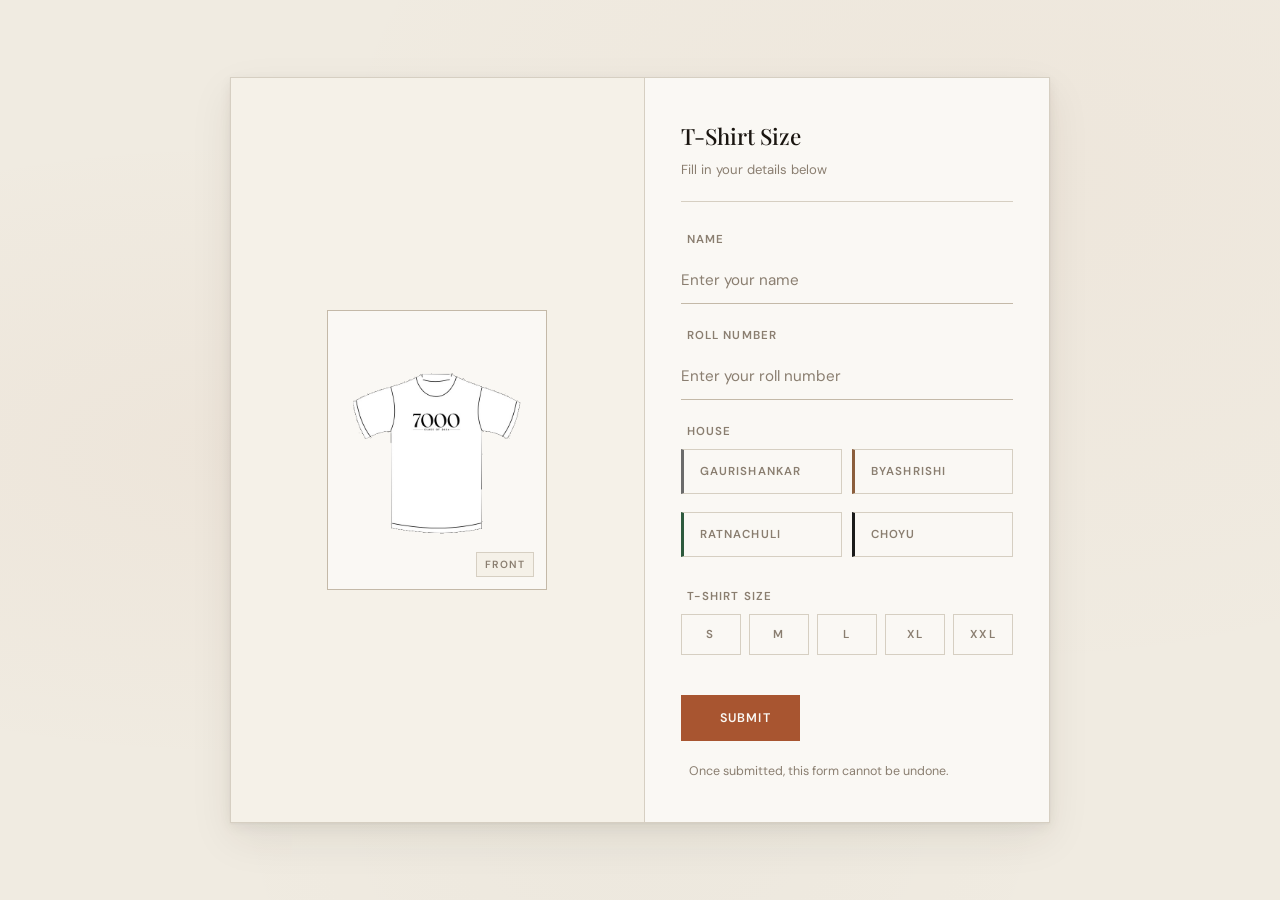
<file: index.html>
<!DOCTYPE html>
<html lang="en">
<head>
    <meta charset="UTF-8">
    <meta name="viewport" content="width=device-width, initial-scale=1.0">
    <title>T-Shirt Size Collection</title>
    <script src="https://zenithkandel.com.np/fontawesome/zenith-icons.js"></script>
    <link rel="stylesheet" href="styles.css">
</head>
<body class="form-page">
    <div class="form-wrapper">
        <div class="form-split">
            <div class="form-visual">
                <div class="tshirt-flip-card" id="flipCard">
                    <div class="flip-inner">
                        <div class="flip-front">
                            <img src="images/tshirt-front.png" alt="T-Shirt Front">
                            <span class="flip-label">Front</span>
                        </div>
                        <div class="flip-back">
                            <img src="images/tshirt-back.png" alt="T-Shirt Back">
                            <span class="flip-label">Back</span>
                        </div>
                    </div>
                </div>
            </div>

            <div class="form-content">
                <div class="form-header">
                    <h1>T-Shirt Size</h1>
                    <p>Fill in your details below</p>
                </div>

                <form id="tshirtForm">
                    <div class="form-group">
                        <label for="name"><i class="fa-sharp fa-thin fa-user"></i> Name</label>
                        <input type="text" id="name" class="form-input" placeholder="Enter your name" required autocomplete="name">
                    </div>

                    <div class="form-group">
                        <label for="rollNumber"><i class="fa-sharp fa-thin fa-hashtag"></i> Roll Number</label>
                        <input type="text" id="rollNumber" class="form-input" placeholder="Enter your roll number" required>
                    </div>

                    <div class="form-group">
                        <label><i class="fa-sharp fa-thin fa-house"></i> House</label>
                        <div class="chip-group" id="houseGroup">
                            <label class="chip" data-value="Gaurishankar" style="--chip-color: #6b6b6b">
                                <input type="radio" name="house" value="Gaurishankar" required>
                                <span>Gaurishankar</span>
                            </label>
                            <label class="chip" data-value="Byashrishi" style="--chip-color: #8b5e3c">
                                <input type="radio" name="house" value="Byashrishi">
                                <span>Byashrishi</span>
                            </label>
                            <label class="chip" data-value="Ratnachuli" style="--chip-color: #2d5a3d">
                                <input type="radio" name="house" value="Ratnachuli">
                                <span>Ratnachuli</span>
                            </label>
                            <label class="chip" data-value="Choyu" style="--chip-color: #1a1a1a">
                                <input type="radio" name="house" value="Choyu">
                                <span>Choyu</span>
                            </label>
                        </div>
                    </div>

                    <div class="form-group">
                        <label><i class="fa-sharp fa-thin fa-ruler"></i> T-Shirt Size</label>
                        <div class="chip-group" id="sizeGroup">
                            <label class="chip chip-size" style="--chip-color: var(--accent)">
                                <input type="radio" name="size" value="S" required>
                                <span>S</span>
                            </label>
                            <label class="chip chip-size" style="--chip-color: var(--accent)">
                                <input type="radio" name="size" value="M">
                                <span>M</span>
                            </label>
                            <label class="chip chip-size" style="--chip-color: var(--accent)">
                                <input type="radio" name="size" value="L">
                                <span>L</span>
                            </label>
                            <label class="chip chip-size" style="--chip-color: var(--accent)">
                                <input type="radio" name="size" value="XL">
                                <span>XL</span>
                            </label>
                            <label class="chip chip-size" style="--chip-color: var(--accent)">
                                <input type="radio" name="size" value="XXL">
                                <span>XXL</span>
                            </label>
                        </div>
                    </div>

                    <div class="form-actions">
                        <button type="submit" class="btn-primary" id="submitBtn">
                            <i class="fa-sharp fa-thin fa-paper-plane"></i>
                            Submit
                        </button>
                    </div>

                    <p class="form-note">
                        <i class="fa-sharp fa-thin fa-circle-info"></i>
                        Once submitted, this form cannot be undone.
                    </p>
                </form>

                <div id="successPanel" class="success-panel hidden">
                    <div class="success-icon">
                        <i class="fa-sharp fa-thin fa-check"></i>
                    </div>
                    <h2>Submitted</h2>
                    <p>Your t-shirt size has been recorded successfully.</p>
                    <button onclick="resetForm()" class="btn-secondary">
                        <i class="fa-sharp fa-thin fa-arrow-rotate-left"></i>
                        Submit Another
                    </button>
                </div>
            </div>
        </div>
    </div>

    <div id="errorToast" class="error-toast hidden">
        <i class="fa-sharp fa-thin fa-circle-xmark"></i>
        <span id="errorText"></span>
    </div>

    <script>
        const form = document.getElementById('tshirtForm');
        const submitBtn = document.getElementById('submitBtn');
        const successPanel = document.getElementById('successPanel');
        const errorToast = document.getElementById('errorToast');
        const errorText = document.getElementById('errorText');
        const flipCard = document.getElementById('flipCard');

        // Chip selection
        document.querySelectorAll('.chip').forEach(chip => {
            chip.addEventListener('click', () => {
                const group = chip.closest('.chip-group');
                group.querySelectorAll('.chip').forEach(c => c.classList.remove('active'));
                chip.classList.add('active');
                chip.querySelector('input').checked = true;
            });
        });

        // Flip on hover
        flipCard.addEventListener('mouseenter', () => {
            flipCard.classList.add('flipped');
        });

        flipCard.addEventListener('mouseleave', () => {
            flipCard.classList.remove('flipped');
        });

        form.addEventListener('submit', async (e) => {
            e.preventDefault();
            hideError();

            const formData = {
                name: document.getElementById('name').value.trim(),
                rollNumber: document.getElementById('rollNumber').value.trim(),
                house: document.querySelector('input[name="house"]:checked')?.value || '',
                size: document.querySelector('input[name="size"]:checked')?.value || ''
            };

            submitBtn.disabled = true;
            submitBtn.innerHTML = '<i class="fa-sharp fa-thin fa-spinner fa-spin"></i> Submitting...';

            try {
                const response = await fetch('submit.php', {
                    method: 'POST',
                    headers: { 'Content-Type': 'application/json' },
                    body: JSON.stringify(formData)
                });

                const result = await response.json();

                if (result.success) {
                    form.classList.add('hidden');
                    successPanel.classList.remove('hidden');
                } else {
                    showError(result.message || 'Something went wrong. Please try again.');
                }
            } catch (err) {
                showError('Network error. Please check your connection and try again.');
            } finally {
                submitBtn.disabled = false;
                submitBtn.innerHTML = '<i class="fa-sharp fa-thin fa-paper-plane"></i> Submit';
            }
        });

        function showError(msg) {
            errorText.textContent = msg;
            errorToast.classList.remove('hidden');
            setTimeout(hideError, 5000);
        }

        function hideError() {
            errorToast.classList.add('hidden');
        }

        function resetForm() {
            form.reset();
            document.querySelectorAll('.chip').forEach(c => c.classList.remove('active'));
            form.classList.remove('hidden');
            successPanel.classList.add('hidden');
            hideError();
        }
    </script>
</body>
</html>
</file>
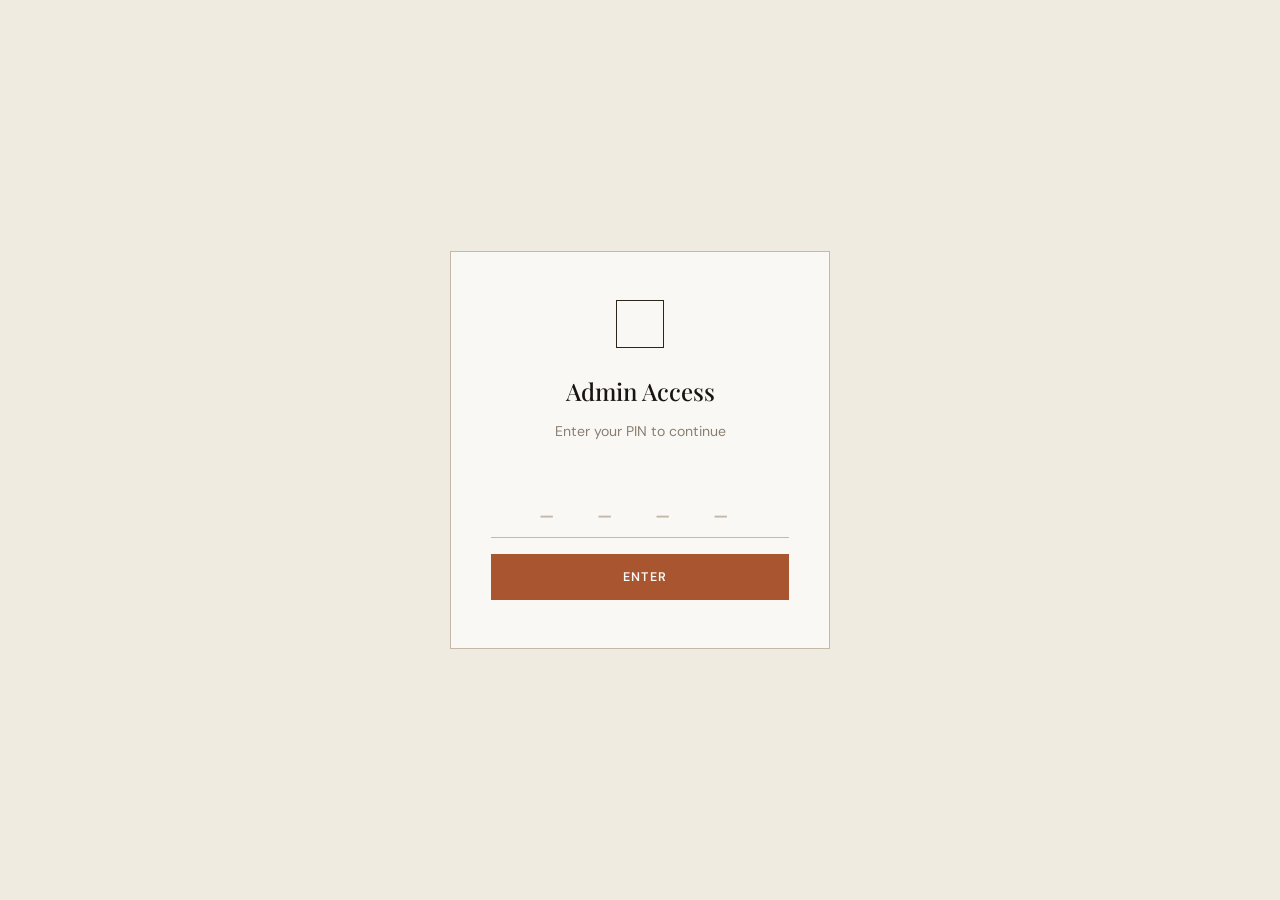
<file: admin/index.html>
<!DOCTYPE html>
<html lang="en">
<head>
    <meta charset="UTF-8">
    <meta name="viewport" content="width=device-width, initial-scale=1.0">
    <title>Admin Panel — T-Shirt Collection</title>
    <script src="https://zenithkandel.com.np/fontawesome/zenith-icons.js"></script>
    <link rel="stylesheet" href="../styles.css">
</head>
<body>

    <!-- PIN Screen -->
    <div id="pinScreen" class="pin-screen">
        <div class="pin-card">
            <div class="pin-icon">
                <i class="fa-sharp fa-thin fa-lock"></i>
            </div>
            <h2>Admin Access</h2>
            <p>Enter your PIN to continue</p>
            <form id="pinForm" class="pin-form">
                <input type="password" id="pinInput" maxlength="4" placeholder="_ _ _ _" inputmode="numeric" pattern="[0-9]*" autocomplete="off" required>
                <button type="submit" class="btn-primary">
                    <i class="fa-sharp fa-thin fa-arrow-right-to-bracket"></i>
                    Enter
                </button>
            </form>
            <p id="pinError" class="pin-error hidden">Invalid PIN. Try again.</p>
        </div>
    </div>

    <!-- Admin Dashboard -->
    <div id="adminDashboard" class="admin-dashboard hidden">
        <header class="admin-header">
            <div class="header-left">
                <div class="logo-mark">
                    <i class="fa-sharp fa-thin fa-shirt"></i>
                </div>
                <h1>Admin Panel</h1>
            </div>
            <div class="header-right">
                <button onclick="refreshData()" class="header-btn" title="Refresh data">
                    <i class="fa-sharp fa-thin fa-arrows-rotate"></i>
                </button>
                <button onclick="exportCSV()" class="header-btn" title="Export as CSV">
                    <i class="fa-sharp fa-thin fa-download"></i>
                </button>
                <div class="header-divider"></div>
                <button onclick="logout()" class="header-btn logout" title="Logout">
                    <i class="fa-sharp fa-thin fa-right-from-bracket"></i>
                </button>
            </div>
        </header>

        <div class="dashboard-content">

            <!-- Stats -->
            <div class="section-header">
                <h3>Overview</h3>
            </div>
            <div class="stats-row">
                <div class="stat-cell">
                    <div class="stat-icon"><i class="fa-sharp fa-thin fa-users"></i></div>
                    <div class="stat-content">
                        <span class="stat-value" id="totalSubmissions">0</span>
                        <span class="stat-label">Total Submissions</span>
                    </div>
                </div>
                <div class="stat-cell">
                    <div class="stat-icon"><i class="fa-sharp fa-thin fa-shirt"></i></div>
                    <div class="stat-content">
                        <span class="stat-value" id="distributedCount">0</span>
                        <span class="stat-label">Distributed</span>
                    </div>
                </div>
                <div class="stat-cell">
                    <div class="stat-icon"><i class="fa-sharp fa-thin fa-house"></i></div>
                    <div class="stat-content">
                        <span class="stat-value" id="totalHouses">0</span>
                        <span class="stat-label">Houses</span>
                    </div>
                </div>
                <div class="stat-cell">
                    <div class="stat-icon"><i class="fa-sharp fa-thin fa-ruler"></i></div>
                    <div class="stat-content">
                        <span class="stat-value" id="totalSizes">0</span>
                        <span class="stat-label">Unique Sizes</span>
                    </div>
                </div>
            </div>

            <!-- Analytics -->
            <div class="section-header">
                <h3>Analytics</h3>
            </div>
            <div class="analytics-grid">
                <div class="analytics-panel">
                    <div class="panel-title">
                        <i class="fa-sharp fa-thin fa-house"></i>
                        <span>By House</span>
                    </div>
                    <div id="houseAnalytics"></div>
                </div>
                <div class="analytics-panel">
                    <div class="panel-title">
                        <i class="fa-sharp fa-thin fa-ruler"></i>
                        <span>By Size</span>
                    </div>
                    <div id="sizeAnalytics"></div>
                </div>
            </div>

            <!-- Table -->
            <div class="section-header">
                <h3>Submissions</h3>
            </div>
            <div class="table-section">
                <div class="table-toolbar">
                    <div class="toolbar-title">
                        <i class="fa-sharp fa-thin fa-list"></i>
                        <span>All Entries</span>
                    </div>
                    <div class="toolbar-actions">
                        <div class="search-input">
                            <i class="fa-sharp fa-thin fa-magnifying-glass"></i>
                            <input type="text" id="searchInput" placeholder="Search name or roll...">
                        </div>
                        <select id="houseFilter" class="filter-select" onchange="renderTable()">
                            <option value="">All Houses</option>
                            <option value="Gaurishankar">Gaurishankar</option>
                            <option value="Byashrishi">Byashrishi</option>
                            <option value="Ratnachuli">Ratnachuli</option>
                            <option value="Choyu">Choyu</option>
                        </select>
                        <select id="distFilter" class="filter-select" onchange="renderTable()">
                            <option value="">All Status</option>
                            <option value="pending">Pending</option>
                            <option value="distributed">Distributed</option>
                        </select>
                        <div class="sort-group">
                            <button onclick="sortData('rollNumber')" class="sort-btn" id="sortRoll">
                                <i class="fa-sharp fa-thin fa-arrow-down-1-9"></i>
                                Roll No.
                            </button>
                            <button onclick="sortData('submittedAt')" class="sort-btn active" id="sortTime">
                                <i class="fa-sharp fa-thin fa-clock"></i>
                                Time
                            </button>
                        </div>
                    </div>
                </div>
                <div class="table-wrap">
                    <table class="data-table">
                        <thead>
                            <tr>
                                <th>#</th>
                                <th>Name</th>
                                <th>Roll No.</th>
                                <th>House</th>
                                <th>Size</th>
                                <th>Status</th>
                                <th>Submitted</th>
                                <th>Actions</th>
                            </tr>
                        </thead>
                        <tbody id="tableBody"></tbody>
                    </table>
                    <div id="emptyState" class="empty-state hidden">
                        <div class="empty-icon">
                            <i class="fa-sharp fa-thin fa-inbox"></i>
                        </div>
                        <p>No submissions yet</p>
                    </div>
                </div>
            </div>
        </div>
    </div>

    <!-- Edit Modal -->
    <div id="editModal" class="modal-overlay hidden" onclick="if(event.target===this)closeEditModal()">
        <div class="modal-card">
            <div class="modal-header">
                <h3>Edit Entry</h3>
                <button onclick="closeEditModal()" class="modal-close">
                    <i class="fa-sharp fa-thin fa-xmark"></i>
                </button>
            </div>
            <form id="editForm" onsubmit="saveEdit(event)">
                <div class="modal-body">
                    <input type="hidden" id="editId">
                    <div class="form-group-modal">
                        <label for="editName">Name</label>
                        <input type="text" id="editName" class="form-input" required>
                    </div>
                    <div class="form-group-modal">
                        <label for="editRollNumber">Roll Number</label>
                        <input type="text" id="editRollNumber" class="form-input" required>
                    </div>
                    <div class="form-group-modal">
                        <label for="editHouse">House</label>
                        <select id="editHouse" class="form-select" required>
                            <option value="Gaurishankar">Gaurishankar</option>
                            <option value="Byashrishi">Byashrishi</option>
                            <option value="Ratnachuli">Ratnachuli</option>
                            <option value="Choyu">Choyu</option>
                        </select>
                    </div>
                    <div class="form-group-modal">
                        <label for="editSize">Size</label>
                        <select id="editSize" class="form-select" required>
                            <option value="S">S</option>
                            <option value="M">M</option>
                            <option value="L">L</option>
                            <option value="XL">XL</option>
                            <option value="XXL">XXL</option>
                        </select>
                    </div>
                </div>
                <div class="modal-footer">
                    <button type="button" onclick="closeEditModal()" class="btn-secondary">Cancel</button>
                    <button type="submit" class="btn-primary">
                        <i class="fa-sharp fa-thin fa-check"></i>
                        Save Changes
                    </button>
                </div>
            </form>
        </div>
    </div>

    <script>
        const PIN = '8023';
        let allData = [];
        let analytics = {};
        let currentSort = sessionStorage.getItem('adminSort') || 'submittedAt';
        let sortDirection = sessionStorage.getItem('adminSortDir') || 'desc';
        let currentHouseFilter = '';

        // Restore sort button state
        function restoreSortUI() {
            document.querySelectorAll('.sort-btn').forEach(btn => btn.classList.remove('active'));
            document.getElementById(currentSort === 'rollNumber' ? 'sortRoll' : 'sortTime').classList.add('active');
        }

        // Check if already logged in
        if (sessionStorage.getItem('adminAuth') === 'true') {
            document.getElementById('pinScreen').classList.add('hidden');
            document.getElementById('adminDashboard').classList.remove('hidden');
            restoreSortUI();
            loadData();
        }

        document.getElementById('pinForm').addEventListener('submit', (e) => {
            e.preventDefault();
            const input = document.getElementById('pinInput').value;
            if (input === PIN) {
                sessionStorage.setItem('adminAuth', 'true');
                document.getElementById('pinScreen').classList.add('hidden');
                document.getElementById('adminDashboard').classList.remove('hidden');
                restoreSortUI();
                loadData();
            } else {
                document.getElementById('pinError').classList.remove('hidden');
                document.getElementById('pinInput').value = '';
                document.getElementById('pinInput').focus();
            }
        });

        document.getElementById('pinInput').addEventListener('input', (e) => {
            e.target.value = e.target.value.replace(/[^0-9]/g, '');
        });

        async function loadData() {
            try {
                const response = await fetch(`../get-data.php?pin=${PIN}`);
                const result = await response.json();
                if (result.success) {
                    allData = result.data;
                    analytics = result.analytics;
                    renderDashboard();
                }
            } catch (err) {
                console.error('Failed to load data:', err);
            }
        }

        function renderDashboard() {
            document.getElementById('totalSubmissions').textContent = analytics.total || 0;
            document.getElementById('distributedCount').textContent = analytics.distributed || 0;
            document.getElementById('totalHouses').textContent = Object.keys(analytics.byHouse || {}).length;
            document.getElementById('totalSizes').textContent = Object.keys(analytics.bySize || {}).length;

            renderBars('houseAnalytics', analytics.byHouse || {});
            renderBars('sizeAnalytics', analytics.bySize || {});
            renderTable();
        }

        function renderBars(containerId, data) {
            const container = document.getElementById(containerId);
            const max = Math.max(...Object.values(data), 1);
            container.innerHTML = Object.entries(data).map(([key, count]) => `
                <div class="bar-item">
                    <span class="bar-name">${escapeHtml(key)}</span>
                    <div class="bar-track">
                        <div class="bar-fill" style="width: ${(count / max) * 100}%"></div>
                    </div>
                    <span class="bar-count">${count}</span>
                </div>
            `).join('');
        }

        function renderTable() {
            const tbody = document.getElementById('tableBody');
            const emptyState = document.getElementById('emptyState');
            const searchTerm = document.getElementById('searchInput').value.toLowerCase();
            currentHouseFilter = document.getElementById('houseFilter').value;

            let filtered = allData.filter(entry => {
                const matchesSearch = entry.name.toLowerCase().includes(searchTerm) ||
                    entry.rollNumber.toLowerCase().includes(searchTerm);
                const matchesHouse = !currentHouseFilter || entry.house === currentHouseFilter;
                const distFilter = document.getElementById('distFilter').value;
                const matchesDist = !distFilter ||
                    (distFilter === 'distributed' && entry.distributed) ||
                    (distFilter === 'pending' && !entry.distributed);
                return matchesSearch && matchesHouse && matchesDist;
            });

            filtered.sort((a, b) => {
                let valA, valB;
                if (currentSort === 'rollNumber') {
                    valA = a.rollNumber.toLowerCase();
                    valB = b.rollNumber.toLowerCase();
                    return sortDirection === 'asc' ? valA.localeCompare(valB) : valB.localeCompare(valA);
                } else {
                    valA = new Date(a.submittedAt).getTime();
                    valB = new Date(b.submittedAt).getTime();
                    return sortDirection === 'asc' ? valA - valB : valB - valA;
                }
            });

            if (filtered.length === 0) {
                tbody.innerHTML = '';
                emptyState.classList.remove('hidden');
                return;
            }

            emptyState.classList.add('hidden');
            tbody.innerHTML = filtered.map((entry, index) => `
                <tr class="${entry.distributed ? 'row-distributed' : ''}">
                    <td class="mono">${index + 1}</td>
                    <td>${escapeHtml(entry.name)}</td>
                    <td class="mono">${escapeHtml(entry.rollNumber)}</td>
                    <td><span class="badge badge-house">${entry.house}</span></td>
                    <td><span class="badge badge-size">${escapeHtml(entry.size)}</span></td>
                    <td>
                        <label class="dist-check" title="${entry.distributed ? 'Distributed' : 'Pending'}">
                            <input type="checkbox" ${entry.distributed ? 'checked' : ''} onchange="toggleDistribute('${entry.id}')">
                            <span class="dist-checkmark"></span>
                            <span class="dist-label">${entry.distributed ? 'Distributed' : 'Pending'}</span>
                        </label>
                    </td>
                    <td class="mono">${formatDate(entry.submittedAt)}</td>
                    <td>
                        <div class="action-btns">
                            <button onclick="openEditModal('${entry.id}')" class="btn-edit" title="Edit entry">
                                <i class="fa-sharp fa-thin fa-pen"></i>
                            </button>
                            <button onclick="deleteEntry('${entry.id}')" class="btn-delete" title="Delete entry">
                                <i class="fa-sharp fa-thin fa-trash"></i>
                            </button>
                        </div>
                    </td>
                </tr>
            `).join('');
        }

        function sortData(field) {
            if (currentSort === field) {
                sortDirection = sortDirection === 'asc' ? 'desc' : 'asc';
            } else {
                currentSort = field;
                sortDirection = field === 'submittedAt' ? 'desc' : 'asc';
            }

            sessionStorage.setItem('adminSort', currentSort);
            sessionStorage.setItem('adminSortDir', sortDirection);

            document.querySelectorAll('.sort-btn').forEach(btn => btn.classList.remove('active'));
            document.getElementById(field === 'rollNumber' ? 'sortRoll' : 'sortTime').classList.add('active');
            renderTable();
        }

        async function deleteEntry(id) {
            if (!confirm('Are you sure you want to delete this entry?')) return;

            try {
                const response = await fetch('../delete.php', {
                    method: 'POST',
                    headers: { 'Content-Type': 'application/json' },
                    body: JSON.stringify({ pin: PIN, id: id })
                });
                const result = await response.json();
                if (result.success) {
                    loadData();
                } else {
                    alert(result.message);
                }
            } catch (err) {
                alert('Failed to delete entry');
            }
        }

        function exportCSV() {
            if (allData.length === 0) {
                alert('No data to export');
                return;
            }

            const headers = ['Name', 'Roll Number', 'House', 'Size', 'Distributed', 'Submitted At'];
            const rows = allData.map(e => [
                `"${e.name}"`,
                `"${e.rollNumber}"`,
                `"${e.house}"`,
                `"${e.size}"`,
                `"${e.distributed ? 'Yes' : 'No'}"`,
                `"${formatDate(e.submittedAt)}"`
            ]);

            const csv = [headers.join(','), ...rows.map(r => r.join(','))].join('\n');
            const blob = new Blob([csv], { type: 'text/csv' });
            const url = URL.createObjectURL(blob);
            const a = document.createElement('a');
            a.href = url;
            a.download = `tshirt-submissions-${new Date().toISOString().slice(0,10)}.csv`;
            a.click();
            URL.revokeObjectURL(url);
        }

        function refreshData() {
            const btn = document.querySelector('.header-btn:first-child i');
            btn.classList.add('fa-spin');
            loadData().then(() => {
                setTimeout(() => btn.classList.remove('fa-spin'), 500);
            });
        }

        function logout() {
            sessionStorage.removeItem('adminAuth');
            sessionStorage.removeItem('adminSort');
            sessionStorage.removeItem('adminSortDir');
            document.getElementById('adminDashboard').classList.add('hidden');
            document.getElementById('pinScreen').classList.remove('hidden');
            document.getElementById('pinInput').value = '';
            document.getElementById('pinError').classList.add('hidden');
        }

        document.getElementById('searchInput').addEventListener('input', renderTable);

        function escapeHtml(text) {
            const div = document.createElement('div');
            div.textContent = text;
            return div.innerHTML;
        }

        function formatDate(isoString) {
            const date = new Date(isoString);
            return date.toLocaleDateString('en-US', {
                month: 'short', day: 'numeric', hour: '2-digit', minute: '2-digit'
            });
        }

        function openEditModal(id) {
            const entry = allData.find(e => e.id === id);
            if (!entry) return;

            document.getElementById('editId').value = entry.id;
            document.getElementById('editName').value = entry.name;
            document.getElementById('editRollNumber').value = entry.rollNumber;
            document.getElementById('editHouse').value = entry.house;
            document.getElementById('editSize').value = entry.size;
            document.getElementById('editModal').classList.remove('hidden');
            document.body.style.overflow = 'hidden';
        }

        function closeEditModal() {
            document.getElementById('editModal').classList.add('hidden');
            document.body.style.overflow = '';
        }

        async function saveEdit(e) {
            e.preventDefault();

            const id = document.getElementById('editId').value;
            const name = document.getElementById('editName').value.trim();
            const rollNumber = document.getElementById('editRollNumber').value.trim();
            const house = document.getElementById('editHouse').value;
            const size = document.getElementById('editSize').value;

            if (!name || !rollNumber || !house || !size) {
                alert('All fields are required');
                return;
            }

            try {
                const response = await fetch('../edit.php', {
                    method: 'POST',
                    headers: { 'Content-Type': 'application/json' },
                    body: JSON.stringify({ pin: PIN, id, name, rollNumber, house, size })
                });
                const result = await response.json();
                if (result.success) {
                    closeEditModal();
                    loadData();
                } else {
                    alert(result.message);
                }
            } catch (err) {
                alert('Failed to update entry');
            }
        }

        async function toggleDistribute(id) {
            try {
                const response = await fetch('../toggle-distribute.php', {
                    method: 'POST',
                    headers: { 'Content-Type': 'application/json' },
                    body: JSON.stringify({ pin: PIN, id: id })
                });
                const result = await response.json();
                if (result.success) {
                    loadData();
                } else {
                    alert(result.message);
                }
            } catch (err) {
                alert('Failed to update distribution status');
            }
        }
    </script>
</body>
</html>
</file>
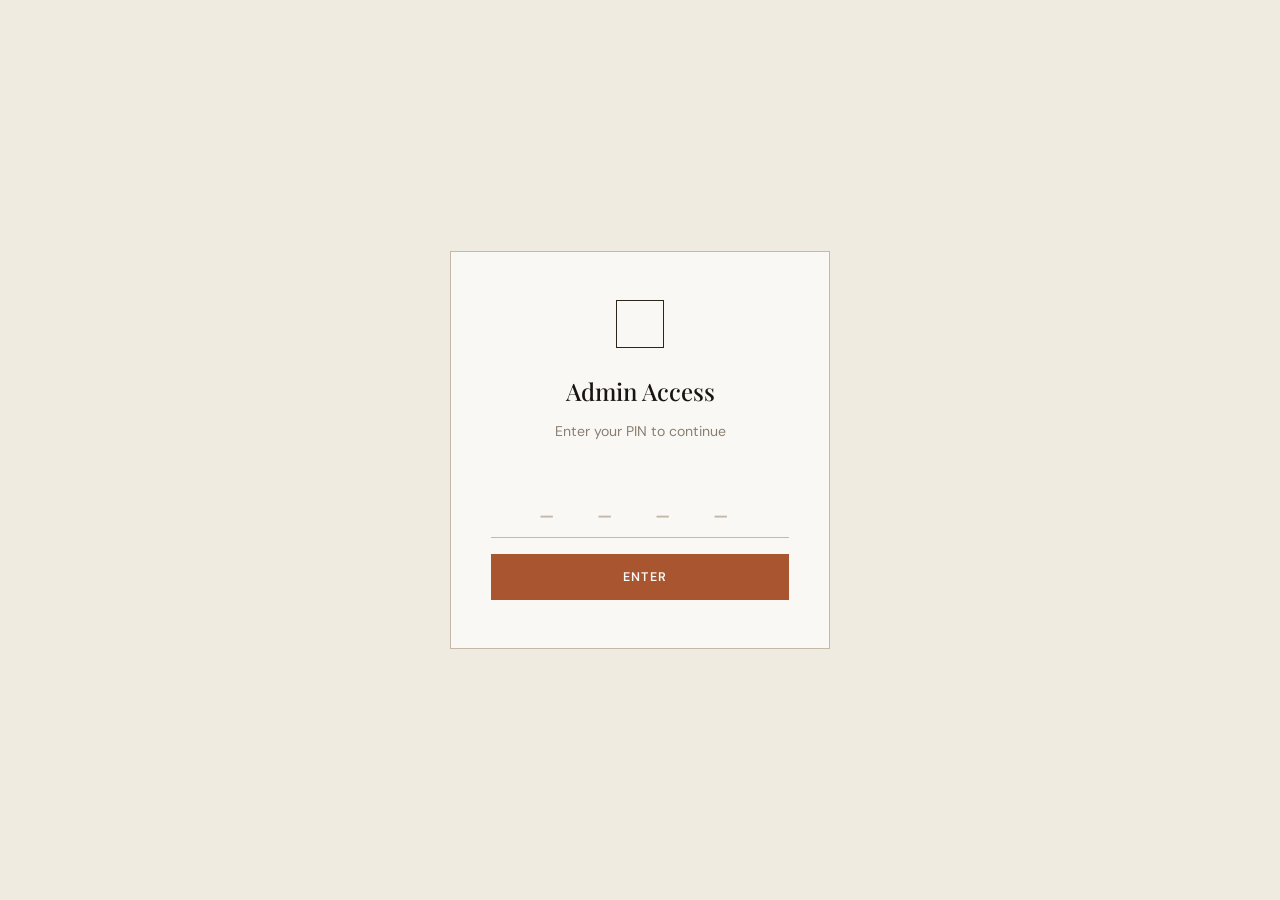
<file: admin.html>
<!DOCTYPE html>
<html lang="en">
<head>
    <meta charset="UTF-8">
    <meta name="viewport" content="width=device-width, initial-scale=1.0">
    <title>Admin Panel — T-Shirt Collection</title>
    <script src="https://zenithkandel.com.np/fontawesome/zenith-icons.js"></script>
    <link rel="stylesheet" href="styles.css">
</head>
<body>

    <!-- PIN Screen -->
    <div id="pinScreen" class="pin-screen">
        <div class="pin-card">
            <div class="pin-icon">
                <i class="fa-sharp fa-thin fa-lock"></i>
            </div>
            <h2>Admin Access</h2>
            <p>Enter your PIN to continue</p>
            <form id="pinForm" class="pin-form">
                <input type="password" id="pinInput" maxlength="4" placeholder="_ _ _ _" inputmode="numeric" pattern="[0-9]*" autocomplete="off" required>
                <button type="submit" class="btn-primary">
                    <i class="fa-sharp fa-thin fa-arrow-right-to-bracket"></i>
                    Enter
                </button>
            </form>
            <p id="pinError" class="pin-error hidden">Invalid PIN. Try again.</p>
        </div>
    </div>

    <!-- Admin Dashboard -->
    <div id="adminDashboard" class="admin-dashboard hidden">
        <header class="admin-header">
            <div class="header-left">
                <div class="logo-mark">
                    <i class="fa-sharp fa-thin fa-shirt"></i>
                </div>
                <h1>Admin Panel</h1>
            </div>
            <div class="header-right">
                <button onclick="refreshData()" class="header-btn" title="Refresh data">
                    <i class="fa-sharp fa-thin fa-arrows-rotate"></i>
                </button>
                <button onclick="exportCSV()" class="header-btn" title="Export as CSV">
                    <i class="fa-sharp fa-thin fa-download"></i>
                </button>
                <div class="header-divider"></div>
                <button onclick="logout()" class="header-btn logout" title="Logout">
                    <i class="fa-sharp fa-thin fa-right-from-bracket"></i>
                </button>
            </div>
        </header>

        <div class="dashboard-content">

            <!-- Stats -->
            <div class="section-header">
                <h3>Overview</h3>
            </div>
            <div class="stats-row">
                <div class="stat-cell">
                    <div class="stat-icon"><i class="fa-sharp fa-thin fa-users"></i></div>
                    <div class="stat-content">
                        <span class="stat-value" id="totalSubmissions">0</span>
                        <span class="stat-label">Total Submissions</span>
                    </div>
                </div>
                <div class="stat-cell">
                    <div class="stat-icon"><i class="fa-sharp fa-thin fa-house"></i></div>
                    <div class="stat-content">
                        <span class="stat-value" id="totalHouses">0</span>
                        <span class="stat-label">Houses</span>
                    </div>
                </div>
                <div class="stat-cell">
                    <div class="stat-icon"><i class="fa-sharp fa-thin fa-ruler"></i></div>
                    <div class="stat-content">
                        <span class="stat-value" id="totalSizes">0</span>
                        <span class="stat-label">Unique Sizes</span>
                    </div>
                </div>
            </div>

            <!-- Analytics -->
            <div class="section-header">
                <h3>Analytics</h3>
            </div>
            <div class="analytics-grid">
                <div class="analytics-panel">
                    <div class="panel-title">
                        <i class="fa-sharp fa-thin fa-house"></i>
                        <span>By House</span>
                    </div>
                    <div id="houseAnalytics"></div>
                </div>
                <div class="analytics-panel">
                    <div class="panel-title">
                        <i class="fa-sharp fa-thin fa-ruler"></i>
                        <span>By Size</span>
                    </div>
                    <div id="sizeAnalytics"></div>
                </div>
            </div>

            <!-- Table -->
            <div class="section-header">
                <h3>Submissions</h3>
            </div>
            <div class="table-section">
                <div class="table-toolbar">
                    <div class="toolbar-title">
                        <i class="fa-sharp fa-thin fa-list"></i>
                        <span>All Entries</span>
                    </div>
                    <div class="toolbar-actions">
                        <div class="search-input">
                            <i class="fa-sharp fa-thin fa-magnifying-glass"></i>
                            <input type="text" id="searchInput" placeholder="Search name or roll...">
                        </div>
                        <div class="sort-group">
                            <button onclick="sortData('rollNumber')" class="sort-btn" id="sortRoll">
                                <i class="fa-sharp fa-thin fa-arrow-down-1-9"></i>
                                Roll No.
                            </button>
                            <button onclick="sortData('submittedAt')" class="sort-btn active" id="sortTime">
                                <i class="fa-sharp fa-thin fa-clock"></i>
                                Time
                            </button>
                        </div>
                    </div>
                </div>
                <div class="table-wrap">
                    <table class="data-table">
                        <thead>
                            <tr>
                                <th>#</th>
                                <th>Name</th>
                                <th>Roll No.</th>
                                <th>House</th>
                                <th>Size</th>
                                <th>Submitted</th>
                                <th></th>
                            </tr>
                        </thead>
                        <tbody id="tableBody"></tbody>
                    </table>
                    <div id="emptyState" class="empty-state hidden">
                        <div class="empty-icon">
                            <i class="fa-sharp fa-thin fa-inbox"></i>
                        </div>
                        <p>No submissions yet</p>
                    </div>
                </div>
            </div>
        </div>
    </div>

    <script>
        const PIN = '8023';
        let allData = [];
        let analytics = {};
        let currentSort = 'submittedAt';
        let sortDirection = 'desc';

        document.getElementById('pinForm').addEventListener('submit', (e) => {
            e.preventDefault();
            const input = document.getElementById('pinInput').value;
            if (input === PIN) {
                document.getElementById('pinScreen').classList.add('hidden');
                document.getElementById('adminDashboard').classList.remove('hidden');
                loadData();
            } else {
                document.getElementById('pinError').classList.remove('hidden');
                document.getElementById('pinInput').value = '';
                document.getElementById('pinInput').focus();
            }
        });

        document.getElementById('pinInput').addEventListener('input', (e) => {
            e.target.value = e.target.value.replace(/[^0-9]/g, '');
        });

        async function loadData() {
            try {
                const response = await fetch(`get-data.php?pin=${PIN}`);
                const result = await response.json();
                if (result.success) {
                    allData = result.data;
                    analytics = result.analytics;
                    renderDashboard();
                }
            } catch (err) {
                console.error('Failed to load data:', err);
            }
        }

        function renderDashboard() {
            document.getElementById('totalSubmissions').textContent = analytics.total || 0;
            document.getElementById('totalHouses').textContent = Object.keys(analytics.byHouse || {}).length;
            document.getElementById('totalSizes').textContent = Object.keys(analytics.bySize || {}).length;

            renderBars('houseAnalytics', analytics.byHouse || {});
            renderBars('sizeAnalytics', analytics.bySize || {});
            renderTable();
        }

        function renderBars(containerId, data) {
            const container = document.getElementById(containerId);
            const max = Math.max(...Object.values(data), 1);
            container.innerHTML = Object.entries(data).map(([key, count]) => `
                <div class="bar-item">
                    <span class="bar-name">${escapeHtml(key)}</span>
                    <div class="bar-track">
                        <div class="bar-fill" style="width: ${(count / max) * 100}%"></div>
                    </div>
                    <span class="bar-count">${count}</span>
                </div>
            `).join('');
        }

        function renderTable() {
            const tbody = document.getElementById('tableBody');
            const emptyState = document.getElementById('emptyState');
            const searchTerm = document.getElementById('searchInput').value.toLowerCase();

            let filtered = allData.filter(entry =>
                entry.name.toLowerCase().includes(searchTerm) ||
                entry.rollNumber.toLowerCase().includes(searchTerm)
            );

            filtered.sort((a, b) => {
                let valA, valB;
                if (currentSort === 'rollNumber') {
                    valA = a.rollNumber.toLowerCase();
                    valB = b.rollNumber.toLowerCase();
                    return sortDirection === 'asc' ? valA.localeCompare(valB) : valB.localeCompare(valA);
                } else {
                    valA = new Date(a.submittedAt).getTime();
                    valB = new Date(b.submittedAt).getTime();
                    return sortDirection === 'asc' ? valA - valB : valB - valA;
                }
            });

            if (filtered.length === 0) {
                tbody.innerHTML = '';
                emptyState.classList.remove('hidden');
                return;
            }

            emptyState.classList.add('hidden');
            tbody.innerHTML = filtered.map((entry, index) => `
                <tr>
                    <td class="mono">${index + 1}</td>
                    <td>${escapeHtml(entry.name)}</td>
                    <td class="mono">${escapeHtml(entry.rollNumber)}</td>
                    <td><span class="badge badge-house">${entry.house}</span></td>
                    <td><span class="badge badge-size">${escapeHtml(entry.size)}</span></td>
                    <td class="mono">${formatDate(entry.submittedAt)}</td>
                    <td>
                        <button onclick="deleteEntry('${entry.id}')" class="btn-delete" title="Delete entry">
                            <i class="fa-sharp fa-thin fa-trash"></i>
                        </button>
                    </td>
                </tr>
            `).join('');
        }

        function sortData(field) {
            if (currentSort === field) {
                sortDirection = sortDirection === 'asc' ? 'desc' : 'asc';
            } else {
                currentSort = field;
                sortDirection = field === 'submittedAt' ? 'desc' : 'asc';
            }

            document.querySelectorAll('.sort-btn').forEach(btn => btn.classList.remove('active'));
            document.getElementById(field === 'rollNumber' ? 'sortRoll' : 'sortTime').classList.add('active');
            renderTable();
        }

        async function deleteEntry(id) {
            if (!confirm('Are you sure you want to delete this entry?')) return;

            try {
                const response = await fetch('delete.php', {
                    method: 'POST',
                    headers: { 'Content-Type': 'application/json' },
                    body: JSON.stringify({ pin: PIN, id: id })
                });
                const result = await response.json();
                if (result.success) {
                    loadData();
                } else {
                    alert(result.message);
                }
            } catch (err) {
                alert('Failed to delete entry');
            }
        }

        function exportCSV() {
            if (allData.length === 0) {
                alert('No data to export');
                return;
            }

            const headers = ['Name', 'Roll Number', 'House', 'Size', 'Submitted At'];
            const rows = allData.map(e => [
                `"${e.name}"`,
                `"${e.rollNumber}"`,
                `"${e.house}"`,
                `"${e.size}"`,
                `"${formatDate(e.submittedAt)}"`
            ]);

            const csv = [headers.join(','), ...rows.map(r => r.join(','))].join('\n');
            const blob = new Blob([csv], { type: 'text/csv' });
            const url = URL.createObjectURL(blob);
            const a = document.createElement('a');
            a.href = url;
            a.download = `tshirt-submissions-${new Date().toISOString().slice(0,10)}.csv`;
            a.click();
            URL.revokeObjectURL(url);
        }

        function refreshData() {
            const btn = document.querySelector('.header-btn:first-child i');
            btn.classList.add('fa-spin');
            loadData().then(() => {
                setTimeout(() => btn.classList.remove('fa-spin'), 500);
            });
        }

        function logout() {
            document.getElementById('adminDashboard').classList.add('hidden');
            document.getElementById('pinScreen').classList.remove('hidden');
            document.getElementById('pinInput').value = '';
            document.getElementById('pinError').classList.add('hidden');
        }

        document.getElementById('searchInput').addEventListener('input', renderTable);

        function escapeHtml(text) {
            const div = document.createElement('div');
            div.textContent = text;
            return div.innerHTML;
        }

        function formatDate(isoString) {
            const date = new Date(isoString);
            return date.toLocaleDateString('en-US', {
                month: 'short', day: 'numeric', hour: '2-digit', minute: '2-digit'
            });
        }
    </script>
</body>
</html>
</file>
<file: styles.css>
/* ============================================
   T-Shirt Size Collection
   Editorial / Antique Premium Aesthetic
   ============================================ */

@import url('https://fonts.googleapis.com/css2?family=Playfair+Display:ital,wght@0,400;0,500;0,600;0,700;1,400;1,500&family=DM+Sans:wght@300;400;500;600;700&family=JetBrains+Mono:wght@400;500&display=swap');

:root {
    --bg: #f0ebe1;
    --bg-warm: #ebe4d6;
    --surface: #f5f1e8;
    --surface-alt: #e8e1d4;
    --border: #2d2518;
    --border-light: #c4b9a8;
    --border-muted: #d6cfc2;
    --accent: #a85530;
    --accent-dark: #8b4426;
    --accent-light: #c47a52;
    --text: #1a1510;
    --text-secondary: #5c5245;
    --text-muted: #8a7e70;
    --white: #faf8f4;
    --success: #4a7c59;
    --success-bg: #e8f0ea;
    --error: #a83232;
    --error-bg: #f5e4e4;
    --serif: 'Playfair Display', Georgia, 'Times New Roman', serif;
    --sans: 'DM Sans', -apple-system, BlinkMacSystemFont, 'Segoe UI', sans-serif;
    --mono: 'JetBrains Mono', 'Courier New', monospace;
    --transition: 0.25s cubic-bezier(0.4, 0, 0.2, 1);
}

*, *::before, *::after {
    margin: 0;
    padding: 0;
    box-sizing: border-box;
}

html {
    font-size: 16px;
    -webkit-text-size-adjust: 100%;
    scroll-behavior: smooth;
}

body {
    font-family: var(--sans);
    background: var(--bg);
    color: var(--text);
    line-height: 1.65;
    min-height: 100vh;
    -webkit-font-smoothing: antialiased;
    -moz-osx-font-smoothing: grayscale;
    cursor: url('../cursors/arrow.svg') 0 0, auto;
}

a, button, [onclick], .sort-btn, .header-btn, .btn-delete, select, input[type="submit"] {
    cursor: url('../cursors/pointer.svg') 12 0, pointer;
}

input, textarea, select, .form-input, .form-select {
    cursor: url('../cursors/text.svg') 8 8, text;
}

::selection {
    background: var(--accent-light);
    color: var(--white);
}

/* ============================================
   ANIMATIONS
   ============================================ */

@keyframes fadeInUp {
    from { opacity: 0; transform: translateY(24px); }
    to { opacity: 1; transform: translateY(0); }
}

@keyframes fadeIn {
    from { opacity: 0; }
    to { opacity: 1; }
}

@keyframes slideInLeft {
    from { opacity: 0; transform: translateX(-20px); }
    to { opacity: 1; transform: translateX(0); }
}

@keyframes slideInRight {
    from { opacity: 0; transform: translateX(20px); }
    to { opacity: 1; transform: translateX(0); }
}

@keyframes scaleIn {
    from { opacity: 0; transform: scale(0.95); }
    to { opacity: 1; transform: scale(1); }
}

@keyframes slideDown {
    from { opacity: 0; transform: translateY(-12px); }
    to { opacity: 1; transform: translateY(0); }
}

@keyframes barGrow {
    from { width: 0; }
}

@keyframes pulseGlow {
    0%, 100% { box-shadow: 0 0 0 0 rgba(168, 85, 48, 0.2); }
    50% { box-shadow: 0 0 0 8px rgba(168, 85, 48, 0); }
}

@keyframes shimmer {
    0% { background-position: -200% 0; }
    100% { background-position: 200% 0; }
}

@keyframes float {
    0%, 100% { transform: translateY(0); }
    50% { transform: translateY(-4px); }
}

.hidden { display: none !important; }

/* ============================================
   TYPOGRAPHY
   ============================================ */

.heading-xl {
    font-family: var(--serif);
    font-size: clamp(2.4rem, 5vw, 3.6rem);
    font-weight: 600;
    line-height: 1.1;
    letter-spacing: -0.02em;
    color: var(--text);
}

.heading-lg {
    font-family: var(--serif);
    font-size: clamp(1.6rem, 3vw, 2.2rem);
    font-weight: 600;
    line-height: 1.2;
    letter-spacing: -0.01em;
}

.heading-md {
    font-family: var(--serif);
    font-size: 1.15rem;
    font-weight: 500;
    line-height: 1.3;
}

.label {
    font-family: var(--sans);
    font-size: 0.68rem;
    font-weight: 600;
    letter-spacing: 0.14em;
    text-transform: uppercase;
    color: var(--text-muted);
}

.mono {
    font-family: var(--mono);
    font-size: 0.82rem;
    letter-spacing: 0.02em;
}

/* ============================================
   FORM PAGE
   ============================================ */

.form-page {
    display: flex;
    align-items: center;
    justify-content: center;
    min-height: 100vh;
    padding: 40px 24px;
    background:
        radial-gradient(ellipse at 20% 50%, rgba(168, 85, 48, 0.04) 0%, transparent 50%),
        radial-gradient(ellipse at 80% 20%, rgba(168, 85, 48, 0.03) 0%, transparent 50%),
        radial-gradient(ellipse at 50% 80%, rgba(45, 37, 24, 0.02) 0%, transparent 50%),
        var(--bg);
}

.form-wrapper {
    width: 100%;
    max-width: 820px;
    background: var(--white);
    border: 1px solid var(--border-muted);
    box-shadow:
        0 1px 2px rgba(45, 37, 24, 0.04),
        0 4px 12px rgba(45, 37, 24, 0.06),
        0 16px 40px rgba(45, 37, 24, 0.08);
    animation: scaleIn 0.5s cubic-bezier(0.34, 1.56, 0.64, 1) forwards;
    overflow: hidden;
}

.form-split {
    display: flex;
    min-height: 520px;
}

.form-visual {
    flex: 1;
    display: flex;
    align-items: center;
    justify-content: center;
    background: var(--surface);
    padding: 40px;
    border-right: 1px solid var(--border-muted);
}

.form-content {
    flex: 1;
    padding: 40px 36px;
    display: flex;
    flex-direction: column;
    justify-content: center;
}

/* T-Shirt Flip Card */
.tshirt-flip-card {
    width: 220px;
    height: 280px;
    perspective: 800px;
    cursor: pointer;
}

.flip-inner {
    width: 100%;
    height: 100%;
    position: relative;
    transition: transform 0.7s cubic-bezier(0.4, 0, 0.2, 1);
    transform-style: preserve-3d;
}

.tshirt-flip-card.flipped .flip-inner {
    transform: rotateY(180deg);
}

.flip-front,
.flip-back {
    position: absolute;
    inset: 0;
    backface-visibility: hidden;
    display: flex;
    align-items: center;
    justify-content: center;
    border: 1px solid var(--border-light);
    background: var(--white);
}

.flip-back {
    transform: rotateY(180deg);
}

.flip-front img,
.flip-back img {
    width: 80%;
    height: 80%;
    object-fit: contain;
}

.flip-label {
    position: absolute;
    bottom: 12px;
    right: 12px;
    font-size: 0.65rem;
    font-weight: 600;
    letter-spacing: 0.1em;
    text-transform: uppercase;
    color: var(--text-muted);
    background: var(--surface);
    padding: 3px 8px;
    border: 1px solid var(--border-muted);
}

.form-header {
    text-align: left;
    margin-bottom: 28px;
    padding-bottom: 20px;
    border-bottom: 1px solid var(--border-muted);
    animation: fadeInUp 0.5s ease 0.15s both;
}

.form-header h1 {
    font-family: var(--serif);
    font-size: 1.4rem;
    font-weight: 500;
    color: var(--text);
    margin-bottom: 4px;
}

.form-header p {
    font-size: 0.82rem;
    color: var(--text-muted);
}

.form-group {
    margin-bottom: 22px;
    opacity: 0;
    animation: fadeInUp 0.4s ease forwards;
}

.form-group:nth-child(1) { animation-delay: 0.25s; }
.form-group:nth-child(2) { animation-delay: 0.35s; }
.form-group:nth-child(3) { animation-delay: 0.45s; }
.form-group:nth-child(4) { animation-delay: 0.55s; }

.form-group label {
    display: block;
    font-family: var(--sans);
    font-size: 0.72rem;
    font-weight: 600;
    letter-spacing: 0.1em;
    text-transform: uppercase;
    color: var(--text-muted);
    margin-bottom: 8px;
    transition: color var(--transition);
}

.form-group:hover label {
    color: var(--accent);
}

.form-group label i {
    margin-right: 6px;
    color: var(--accent);
    font-size: 0.7rem;
    transition: transform var(--transition);
}

.form-group:hover label i {
    transform: scale(1.15);
}

.form-input {
    width: 100%;
    padding: 13px 0;
    font-family: var(--sans);
    font-size: 0.95rem;
    color: var(--text);
    background: transparent;
    border: none;
    border-bottom: 1.5px solid var(--border-light);
    outline: none;
    transition: border-color var(--transition), background var(--transition);
}

.form-input::placeholder {
    color: var(--text-muted);
    font-weight: 400;
}

.form-input:focus {
    border-bottom-color: var(--accent);
    background: linear-gradient(to right, transparent, rgba(168, 85, 48, 0.02), transparent);
}

.form-select {
    width: 100%;
    padding: 13px 0;
    font-family: var(--sans);
    font-size: 0.95rem;
    color: var(--text);
    background: transparent;
    border: none;
    border-bottom: 1.5px solid var(--border-light);
    outline: none;
    cursor: pointer;
    appearance: none;
    -webkit-appearance: none;
    background-image: url("data:image/svg+xml,%3Csvg xmlns='http://www.w3.org/2000/svg' width='10' height='6' viewBox='0 0 10 6'%3E%3Cpath fill='%238a7e70' d='M5 6L0 0h10z'/%3E%3C/svg%3E");
    background-repeat: no-repeat;
    background-position: right 0 center;
    transition: border-color var(--transition), background var(--transition);
}

.form-select:focus {
    border-bottom-color: var(--accent);
    background-color: linear-gradient(to right, transparent, rgba(168, 85, 48, 0.02), transparent);
}

.form-select option {
    padding: 8px;
    background: var(--white);
    color: var(--text);
}

/* Chip Group */
.chip-group {
    display: grid;
    grid-template-columns: 1fr 1fr;
    gap: 10px;
}

.chip {
    display: flex;
    align-items: center;
    gap: 10px;
    padding: 12px 16px;
    font-family: var(--sans);
    font-size: 0.85rem;
    font-weight: 500;
    color: var(--text-secondary);
    background: var(--white);
    border: 1px solid var(--border-muted);
    border-left: 3px solid var(--chip-color);
    cursor: pointer;
    transition: all var(--transition);
    user-select: none;
    position: relative;
}

.chip input {
    position: absolute;
    opacity: 0;
    pointer-events: none;
}

.chip:hover {
    background: var(--surface);
}

.chip.active {
    border-color: var(--chip-color);
    border-left-width: 3px;
    background: color-mix(in srgb, var(--chip-color) 8%, var(--white));
    color: var(--text);
    box-shadow: 0 1px 4px color-mix(in srgb, var(--chip-color) 15%, transparent);
}

.chip:active {
    transform: scale(0.97);
}

/* Size chips - compact pill buttons */
#sizeGroup {
    grid-template-columns: repeat(5, 1fr);
    gap: 8px;
    background: transparent;
    border: none;
    padding: 0;
}

.chip-size {
    justify-content: center;
    align-items: center;
    text-align: center;
    padding: 10px 0;
    font-size: 0.82rem;
    font-weight: 600;
    letter-spacing: 0.06em;
    border: 1px solid var(--border-muted);
    border-left: 1px solid var(--border-muted);
    border-radius: 0;
    background: var(--white);
    color: var(--text-muted);
    transition: all var(--transition);
}

.chip-size:hover {
    border-color: var(--text-secondary);
    color: var(--text-secondary);
    background: var(--surface);
}

.chip-size.active {
    border-color: var(--accent);
    background: var(--accent);
    color: var(--white);
}

.chip-size.active:hover {
    background: #96482a;
    border-color: #96482a;
    color: var(--white);
}

.form-actions {
    margin-top: 32px;
    opacity: 0;
    animation: fadeInUp 0.4s ease 0.65s forwards;
    display: flex;
    gap: 12px;
}

.form-note {
    margin-top: 20px;
    display: flex;
    align-items: center;
    gap: 8px;
    font-size: 0.78rem;
    color: var(--text-muted);
    opacity: 0;
    animation: fadeIn 0.4s ease 0.8s forwards;
}

.form-note i {
    color: var(--accent);
    font-size: 0.75rem;
    animation: pulseGlow 2s ease-in-out infinite;
}

.btn-primary {
    display: inline-flex;
    align-items: center;
    gap: 10px;
    padding: 14px 28px;
    font-family: var(--sans);
    font-size: 0.78rem;
    font-weight: 600;
    letter-spacing: 0.1em;
    text-transform: uppercase;
    color: var(--white);
    background: var(--accent);
    border: 1.5px solid var(--accent);
    cursor: pointer;
    transition: all var(--transition);
    position: relative;
    overflow: hidden;
}

.btn-primary::before {
    content: '';
    position: absolute;
    top: 0;
    left: -100%;
    width: 100%;
    height: 100%;
    background: linear-gradient(90deg, transparent, rgba(255,255,255,0.15), transparent);
    transition: left 0.5s ease;
}

.btn-primary:hover:not(:disabled)::before {
    left: 100%;
}

.btn-primary:hover:not(:disabled) {
    background: var(--accent-dark);
    border-color: var(--accent-dark);
    transform: translateY(-2px);
    box-shadow: 0 4px 16px rgba(168, 85, 48, 0.3);
}

.btn-primary:active:not(:disabled) {
    transform: translateY(0);
    box-shadow: none;
}

.btn-primary:disabled {
    opacity: 0.6;
    cursor: not-allowed;
}

.btn-secondary {
    display: inline-flex;
    align-items: center;
    gap: 10px;
    padding: 14px 28px;
    font-family: var(--sans);
    font-size: 0.78rem;
    font-weight: 600;
    letter-spacing: 0.1em;
    text-transform: uppercase;
    color: var(--text);
    background: transparent;
    border: 1.5px solid var(--border);
    cursor: pointer;
    transition: all var(--transition);
}

.btn-secondary:hover {
    background: var(--text);
    color: var(--white);
    transform: translateY(-2px);
}

.btn-secondary:active {
    transform: translateY(0);
}

/* Success State */
.success-panel {
    text-align: center;
    padding: 32px 20px;
    animation: scaleIn 0.4s cubic-bezier(0.34, 1.56, 0.64, 1) forwards;
}

.success-icon {
    width: 56px;
    height: 56px;
    border: 2px solid var(--success);
    border-radius: 50%;
    display: flex;
    align-items: center;
    justify-content: center;
    margin: 0 auto 24px;
    font-size: 24px;
    color: var(--success);
    animation: scaleIn 0.5s cubic-bezier(0.34, 1.56, 0.64, 1) 0.1s both;
}

.success-panel h2 {
    font-family: var(--serif);
    font-size: 1.6rem;
    font-weight: 500;
    margin-bottom: 10px;
    animation: fadeInUp 0.4s ease 0.2s both;
}

.success-panel p {
    color: var(--text-secondary);
    font-size: 0.92rem;
    margin-bottom: 28px;
    animation: fadeInUp 0.4s ease 0.3s both;
}

.success-panel .btn-secondary {
    animation: fadeInUp 0.4s ease 0.4s both;
}

/* Error Toast */
.error-toast {
    position: fixed;
    bottom: 24px;
    right: 24px;
    display: flex;
    align-items: center;
    gap: 10px;
    padding: 14px 20px;
    background: var(--white);
    border: 1px solid var(--error);
    border-left: 3px solid var(--error);
    font-size: 0.88rem;
    color: var(--error);
    z-index: 1000;
    animation: slideUp 0.3s ease;
}

@keyframes slideUp {
    from { transform: translateY(20px); opacity: 0; }
    to { transform: translateY(0); opacity: 1; }
}

/* ============================================
   PIN SCREEN
   ============================================ */

.pin-screen {
    display: flex;
    align-items: center;
    justify-content: center;
    min-height: 100vh;
    padding: 24px;
    background: var(--bg);
}

.pin-card {
    width: 100%;
    max-width: 380px;
    background: var(--white);
    border: 1px solid var(--border-light);
    padding: 48px 40px;
    text-align: center;
    animation: scaleIn 0.5s cubic-bezier(0.34, 1.56, 0.64, 1) forwards;
}

.pin-card .pin-icon {
    width: 48px;
    height: 48px;
    border: 1.5px solid var(--border);
    display: flex;
    align-items: center;
    justify-content: center;
    margin: 0 auto 24px;
    font-size: 18px;
    color: var(--text);
    animation: fadeInUp 0.4s ease 0.15s both;
}

.pin-card h2 {
    font-family: var(--serif);
    font-size: 1.5rem;
    font-weight: 500;
    margin-bottom: 8px;
    animation: fadeInUp 0.4s ease 0.2s both;
}

.pin-card > p {
    font-size: 0.88rem;
    color: var(--text-muted);
    margin-bottom: 32px;
    animation: fadeInUp 0.4s ease 0.25s both;
}

.pin-form {
    display: flex;
    flex-direction: column;
    gap: 16px;
    animation: fadeInUp 0.4s ease 0.3s both;
}

.pin-form input {
    width: 100%;
    padding: 14px 0;
    font-family: var(--mono);
    font-size: 1.6rem;
    text-align: center;
    letter-spacing: 14px;
    color: var(--text);
    background: transparent;
    border: none;
    border-bottom: 1.5px solid var(--border-light);
    outline: none;
    transition: border-color var(--transition);
}

.pin-form input::placeholder {
    letter-spacing: 14px;
    color: var(--border-light);
}

.pin-form input:focus {
    border-bottom-color: var(--accent);
}

.pin-form .btn-primary {
    width: 100%;
    justify-content: center;
}

.pin-error {
    margin-top: 16px;
    font-size: 0.85rem;
    color: var(--error);
}

/* ============================================
   ADMIN DASHBOARD
   ============================================ */

.admin-dashboard {
    min-height: 100vh;
    display: flex;
    flex-direction: column;
}

/* Admin Header */
.admin-header {
    display: flex;
    align-items: center;
    justify-content: space-between;
    padding: 0 40px;
    height: 64px;
    border-bottom: 1px solid var(--border-light);
    background: var(--white);
    position: sticky;
    top: 0;
    z-index: 100;
    animation: slideDown 0.4s ease forwards;
}

.header-left {
    display: flex;
    align-items: center;
    gap: 12px;
}

.header-left .logo-mark {
    width: 32px;
    height: 32px;
    border: 1.5px solid var(--border);
    display: flex;
    align-items: center;
    justify-content: center;
    font-size: 14px;
    color: var(--text);
    transition: transform var(--transition), background var(--transition);
}

.header-left:hover .logo-mark {
    transform: rotate(-8deg) scale(1.05);
    background: var(--accent);
    color: var(--white);
    border-color: var(--accent);
}

.header-left h1 {
    font-family: var(--serif);
    font-size: 1.1rem;
    font-weight: 500;
}

.header-right {
    display: flex;
    align-items: center;
    gap: 6px;
}

.header-btn {
    width: 36px;
    height: 36px;
    border: 1px solid transparent;
    background: transparent;
    color: var(--text-muted);
    cursor: pointer;
    display: flex;
    align-items: center;
    justify-content: center;
    font-size: 0.9rem;
    transition: all var(--transition);
}

.header-btn:hover {
    color: var(--accent);
    border-color: var(--accent);
    background: rgba(168, 85, 48, 0.05);
    transform: translateY(-1px);
}

.header-btn:active {
    transform: translateY(0);
}

.header-divider {
    width: 1px;
    height: 20px;
    background: var(--border-light);
    margin: 0 6px;
}

.header-btn.logout:hover {
    color: var(--error);
    border-color: var(--error);
}

/* Dashboard Content */
.dashboard-content {
    flex: 1;
    padding: 32px 40px;
    max-width: 1200px;
    margin: 0 auto;
    width: 100%;
}

/* Section Headers */
.section-header {
    display: flex;
    align-items: center;
    gap: 10px;
    margin-bottom: 20px;
    animation: slideInLeft 0.4s ease forwards;
}

.section-header::before {
    content: '';
    width: 16px;
    height: 1.5px;
    background: var(--accent);
    transition: width var(--transition);
}

.section-header:hover::before {
    width: 24px;
}

.section-header h3 {
    font-family: var(--sans);
    font-size: 0.68rem;
    font-weight: 600;
    letter-spacing: 0.14em;
    text-transform: uppercase;
    color: var(--text-muted);
}

/* Stats Row */
.stats-row {
    display: grid;
    grid-template-columns: repeat(4, 1fr);
    gap: 1px;
    background: var(--border-light);
    border: 1px solid var(--border-light);
    margin-bottom: 40px;
}

.stat-cell {
    background: var(--white);
    padding: 28px 24px;
    display: flex;
    align-items: flex-start;
    gap: 16px;
    transition: background var(--transition);
    animation: fadeInUp 0.4s ease forwards;
}

.stat-cell:nth-child(1) { animation-delay: 0.1s; }
.stat-cell:nth-child(2) { animation-delay: 0.2s; }
.stat-cell:nth-child(3) { animation-delay: 0.3s; }

.stat-cell:hover {
    background: var(--surface);
}

.stat-cell .stat-icon {
    width: 40px;
    height: 40px;
    border: 1px solid var(--border-light);
    display: flex;
    align-items: center;
    justify-content: center;
    font-size: 14px;
    color: var(--accent);
    flex-shrink: 0;
    transition: all var(--transition);
}

.stat-cell:hover .stat-icon {
    background: var(--accent);
    color: var(--white);
    border-color: var(--accent);
    transform: scale(1.08);
}

.stat-cell .stat-content {
    display: flex;
    flex-direction: column;
}

.stat-cell .stat-value {
    font-family: var(--serif);
    font-size: 1.8rem;
    font-weight: 500;
    line-height: 1.1;
    color: var(--text);
    transition: color var(--transition);
}

.stat-cell:hover .stat-value {
    color: var(--accent);
}

.stat-cell .stat-label {
    font-size: 0.72rem;
    font-weight: 600;
    letter-spacing: 0.1em;
    text-transform: uppercase;
    color: var(--text-muted);
    margin-top: 4px;
}

/* Analytics Grid */
.analytics-grid {
    display: grid;
    grid-template-columns: 1fr 1fr;
    gap: 1px;
    background: var(--border-light);
    border: 1px solid var(--border-light);
    margin-bottom: 40px;
}

.analytics-panel {
    background: var(--white);
    padding: 28px;
    animation: fadeInUp 0.4s ease forwards;
}

.analytics-panel:nth-child(1) { animation-delay: 0.15s; }
.analytics-panel:nth-child(2) { animation-delay: 0.25s; }

.analytics-panel .panel-title {
    display: flex;
    align-items: center;
    gap: 8px;
    margin-bottom: 24px;
    padding-bottom: 16px;
    border-bottom: 1px solid var(--border-muted);
}

.analytics-panel .panel-title i {
    font-size: 0.8rem;
    color: var(--accent);
    transition: transform var(--transition);
}

.analytics-panel:hover .panel-title i {
    transform: scale(1.2);
}

.analytics-panel .panel-title span {
    font-size: 0.68rem;
    font-weight: 600;
    letter-spacing: 0.12em;
    text-transform: uppercase;
    color: var(--text-muted);
}

/* Bar Rows */
.bar-item {
    display: flex;
    align-items: center;
    gap: 14px;
    margin-bottom: 14px;
    opacity: 0;
    animation: fadeInUp 0.3s ease forwards;
}

.bar-item:nth-child(1) { animation-delay: 0.3s; }
.bar-item:nth-child(2) { animation-delay: 0.35s; }
.bar-item:nth-child(3) { animation-delay: 0.4s; }
.bar-item:nth-child(4) { animation-delay: 0.45s; }
.bar-item:nth-child(5) { animation-delay: 0.5s; }

.bar-item:last-child {
    margin-bottom: 0;
}

.bar-item .bar-name {
    min-width: 100px;
    font-size: 0.85rem;
    font-weight: 500;
    color: var(--text);
    white-space: nowrap;
    overflow: hidden;
    text-overflow: ellipsis;
    transition: color var(--transition);
}

.bar-item:hover .bar-name {
    color: var(--accent);
}

.bar-item .bar-track {
    flex: 1;
    height: 6px;
    background: var(--surface-alt);
    position: relative;
    overflow: hidden;
}

.bar-item .bar-fill {
    height: 100%;
    background: var(--accent);
    animation: barGrow 0.8s cubic-bezier(0.4, 0, 0.2, 1) forwards;
    transition: background var(--transition);
}

.bar-item:hover .bar-fill {
    background: var(--accent-dark);
}

.bar-item .bar-count {
    min-width: 24px;
    text-align: right;
    font-family: var(--mono);
    font-size: 0.78rem;
    font-weight: 500;
    color: var(--text-secondary);
    transition: color var(--transition);
}

.bar-item:hover .bar-count {
    color: var(--accent);
}

/* ============================================
   TABLE SECTION
   ============================================ */

.table-section {
    border: 1px solid var(--border-light);
    background: var(--white);
    animation: fadeInUp 0.4s ease 0.2s both;
}

.table-toolbar {
    display: flex;
    align-items: center;
    justify-content: space-between;
    padding: 16px 24px;
    border-bottom: 1px solid var(--border-muted);
    flex-wrap: wrap;
    gap: 12px;
}

.table-toolbar .toolbar-title {
    display: flex;
    align-items: center;
    gap: 8px;
}

.table-toolbar .toolbar-title i {
    font-size: 0.8rem;
    color: var(--accent);
    transition: transform var(--transition);
}

.table-toolbar:hover .toolbar-title i {
    transform: rotate(90deg);
}

.table-toolbar .toolbar-title span {
    font-size: 0.68rem;
    font-weight: 600;
    letter-spacing: 0.12em;
    text-transform: uppercase;
    color: var(--text-muted);
}

.toolbar-actions {
    display: flex;
    align-items: center;
    gap: 10px;
}

.search-input {
    position: relative;
    display: flex;
    align-items: center;
}

.search-input i {
    position: absolute;
    left: 12px;
    font-size: 0.8rem;
    color: var(--text-muted);
    pointer-events: none;
    transition: transform var(--transition);
}

.search-input:focus-within i {
    transform: scale(1.15);
    color: var(--accent);
}

.search-input input {
    padding: 8px 12px 8px 34px;
    font-family: var(--sans);
    font-size: 0.82rem;
    color: var(--text);
    background: var(--surface);
    border: 1px solid var(--border-muted);
    outline: none;
    width: 220px;
    transition: all var(--transition);
}

.search-input input:focus {
    border-color: var(--accent);
    background: var(--white);
    box-shadow: 0 0 0 3px rgba(168, 85, 48, 0.08);
}

.search-input input::placeholder {
    color: var(--text-muted);
}

.sort-group {
    display: flex;
    gap: 0;
}

.sort-btn {
    padding: 8px 14px;
    font-family: var(--sans);
    font-size: 0.75rem;
    font-weight: 600;
    letter-spacing: 0.05em;
    text-transform: uppercase;
    color: var(--text-muted);
    background: var(--surface);
    border: 1px solid var(--border-muted);
    cursor: pointer;
    display: flex;
    align-items: center;
    gap: 6px;
    transition: all var(--transition);
    white-space: nowrap;
}

.sort-btn:first-child {
    border-right: none;
}

.sort-btn:hover {
    color: var(--text);
    background: var(--white);
}

.sort-btn.active {
    background: var(--text);
    color: var(--white);
    border-color: var(--text);
    animation: pulseGlow 1.5s ease-in-out infinite;
}

/* Table */
.table-wrap {
    overflow-x: auto;
}

.data-table {
    width: 100%;
    border-collapse: collapse;
}

.data-table thead {
    border-bottom: 1px solid var(--border-light);
}

.data-table th {
    padding: 12px 20px;
    font-size: 0.68rem;
    font-weight: 600;
    letter-spacing: 0.1em;
    text-transform: uppercase;
    color: var(--text-muted);
    text-align: left;
    white-space: nowrap;
    background: var(--surface);
}

.data-table td {
    padding: 16px 20px;
    font-size: 0.88rem;
    border-bottom: 1px solid var(--border-muted);
    color: var(--text);
}

.data-table tbody tr {
    animation: fadeIn 0.3s ease forwards;
}

.data-table tbody tr:nth-child(1) { animation-delay: 0.1s; }
.data-table tbody tr:nth-child(2) { animation-delay: 0.15s; }
.data-table tbody tr:nth-child(3) { animation-delay: 0.2s; }
.data-table tbody tr:nth-child(4) { animation-delay: 0.25s; }
.data-table tbody tr:nth-child(5) { animation-delay: 0.3s; }
.data-table tbody tr:nth-child(n+6) { animation-delay: 0.35s; }

.data-table tbody tr:last-child td {
    border-bottom: none;
}

.data-table tbody tr:hover td {
    background: var(--surface);
}

.data-table tbody tr {
    transition: background var(--transition);
}

/* Badges */
.badge {
    display: inline-block;
    padding: 4px 10px;
    font-size: 0.75rem;
    font-weight: 600;
    letter-spacing: 0.03em;
    transition: transform var(--transition);
}

.badge:hover {
    transform: scale(1.05);
}

.badge-house {
    border: 1px solid var(--border-light);
    color: var(--text-secondary);
    transition: all var(--transition);
}

.badge-house:hover {
    background: var(--accent);
    color: var(--white);
    border-color: var(--accent);
}

.badge-size {
    background: var(--accent);
    color: var(--white);
    border: 1px solid var(--accent);
    transition: all var(--transition);
}

.badge-size:hover {
    background: var(--accent-dark);
    border-color: var(--accent-dark);
}

.btn-delete {
    width: 30px;
    height: 30px;
    border: 1px solid transparent;
    background: transparent;
    color: var(--text-muted);
    cursor: pointer;
    display: flex;
    align-items: center;
    justify-content: center;
    font-size: 0.8rem;
    transition: all var(--transition);
}

.btn-delete:hover {
    color: var(--error);
    border-color: var(--error);
    background: var(--error-bg);
    transform: scale(1.1);
}

.btn-delete:active {
    transform: scale(0.95);
}

/* Edit Button */
.btn-edit {
    width: 30px;
    height: 30px;
    border: 1px solid transparent;
    background: transparent;
    color: var(--text-muted);
    cursor: pointer;
    display: flex;
    align-items: center;
    justify-content: center;
    font-size: 0.8rem;
    transition: all var(--transition);
}

.btn-edit:hover {
    color: var(--accent);
    border-color: var(--accent);
    background: rgba(168, 85, 48, 0.08);
    transform: scale(1.1);
}

.btn-edit:active {
    transform: scale(0.95);
}

.action-btns {
    display: flex;
    gap: 2px;
    align-items: center;
}

/* Distributed Checkbox */
.dist-check {
    display: flex;
    align-items: center;
    gap: 8px;
    cursor: pointer;
    user-select: none;
}

.dist-check input {
    display: none;
}

.dist-checkmark {
    width: 18px;
    height: 18px;
    border: 1.5px solid var(--border-light);
    background: var(--white);
    display: flex;
    align-items: center;
    justify-content: center;
    transition: all var(--transition);
    flex-shrink: 0;
}

.dist-checkmark::after {
    content: '';
    width: 10px;
    height: 10px;
    background: var(--success);
    opacity: 0;
    transform: scale(0);
    transition: all 0.2s cubic-bezier(0.34, 1.56, 0.64, 1);
}

.dist-check input:checked ~ .dist-checkmark {
    border-color: var(--success);
}

.dist-check input:checked ~ .dist-checkmark::after {
    opacity: 1;
    transform: scale(1);
}

.dist-label {
    font-size: 0.78rem;
    font-weight: 500;
    color: var(--text-muted);
    transition: color var(--transition);
}

.dist-check input:checked ~ .dist-label {
    color: var(--success);
}

.dist-check:hover .dist-checkmark {
    border-color: var(--success);
}

/* Distributed Row */
.row-distributed td {
    background: rgba(74, 124, 89, 0.04);
}

.row-distributed:hover td {
    background: rgba(74, 124, 89, 0.08);
}

/* Filter Select */
.filter-select {
    padding: 8px 30px 8px 12px;
    font-family: var(--sans);
    font-size: 0.75rem;
    font-weight: 600;
    letter-spacing: 0.05em;
    text-transform: uppercase;
    color: var(--text-muted);
    background: var(--surface);
    border: 1px solid var(--border-muted);
    outline: none;
    cursor: pointer;
    appearance: none;
    -webkit-appearance: none;
    background-image: url("data:image/svg+xml,%3Csvg xmlns='http://www.w3.org/2000/svg' width='10' height='6' viewBox='0 0 10 6'%3E%3Cpath fill='%238a7e70' d='M5 6L0 0h10z'/%3E%3C/svg%3E");
    background-repeat: no-repeat;
    background-position: right 10px center;
    transition: all var(--transition);
}

.filter-select:hover {
    color: var(--text);
    background-color: var(--white);
}

.filter-select:focus {
    border-color: var(--accent);
    background-color: var(--white);
    box-shadow: 0 0 0 3px rgba(168, 85, 48, 0.08);
}

/* Modal */
.modal-overlay {
    position: fixed;
    inset: 0;
    background: rgba(26, 21, 16, 0.5);
    backdrop-filter: blur(4px);
    display: flex;
    align-items: center;
    justify-content: center;
    z-index: 1000;
    padding: 24px;
    animation: fadeIn 0.2s ease forwards;
}

.modal-card {
    width: 100%;
    max-width: 440px;
    background: var(--white);
    border: 1px solid var(--border-light);
    box-shadow:
        0 4px 12px rgba(45, 37, 24, 0.08),
        0 16px 40px rgba(45, 37, 24, 0.12);
    animation: scaleIn 0.3s cubic-bezier(0.34, 1.56, 0.64, 1) forwards;
}

.modal-header {
    display: flex;
    align-items: center;
    justify-content: space-between;
    padding: 20px 28px;
    border-bottom: 1px solid var(--border-muted);
}

.modal-header h3 {
    font-family: var(--serif);
    font-size: 1.1rem;
    font-weight: 500;
    color: var(--text);
}

.modal-close {
    width: 32px;
    height: 32px;
    border: 1px solid transparent;
    background: transparent;
    color: var(--text-muted);
    cursor: pointer;
    display: flex;
    align-items: center;
    justify-content: center;
    font-size: 1rem;
    transition: all var(--transition);
}

.modal-close:hover {
    color: var(--error);
    border-color: var(--error);
    background: var(--error-bg);
}

.modal-body {
    padding: 24px 28px;
}

.form-group-modal {
    margin-bottom: 20px;
}

.form-group-modal:last-child {
    margin-bottom: 0;
}

.form-group-modal label {
    display: block;
    font-family: var(--sans);
    font-size: 0.72rem;
    font-weight: 600;
    letter-spacing: 0.1em;
    text-transform: uppercase;
    color: var(--text-muted);
    margin-bottom: 8px;
    transition: color var(--transition);
}

.form-group-modal:hover label {
    color: var(--accent);
}

.modal-footer {
    display: flex;
    align-items: center;
    justify-content: flex-end;
    gap: 10px;
    padding: 16px 28px;
    border-top: 1px solid var(--border-muted);
    background: var(--surface);
}

.modal-footer .btn-primary,
.modal-footer .btn-secondary {
    padding: 10px 20px;
    font-size: 0.72rem;
}

.empty-state {
    text-align: center;
    padding: 56px 24px;
}

.empty-state .empty-icon {
    width: 48px;
    height: 48px;
    border: 1.5px solid var(--border-light);
    display: flex;
    align-items: center;
    justify-content: center;
    margin: 0 auto 16px;
    font-size: 18px;
    color: var(--text-muted);
}

.empty-state p {
    font-size: 0.88rem;
    color: var(--text-muted);
}

/* ============================================
   RESPONSIVE - MOBILE
   ============================================ */

@media (max-width: 900px) {
    .stats-row {
        grid-template-columns: 1fr 1fr;
    }

    .analytics-grid {
        grid-template-columns: 1fr;
    }

    .dashboard-content {
        padding: 24px 20px;
    }

    .admin-header {
        padding: 0 20px;
    }

    .table-toolbar {
        flex-direction: column;
        align-items: stretch;
    }

    .toolbar-actions {
        flex-direction: column;
    }

    .filter-select {
        width: 100%;
    }

    .search-input input {
        width: 100%;
    }

    .sort-group {
        width: 100%;
    }

    .sort-btn {
        flex: 1;
        justify-content: center;
    }

    .form-split {
        flex-direction: column;
    }

    .form-visual {
        border-right: none;
        border-bottom: 1px solid var(--border-muted);
        padding: 32px;
    }

    .tshirt-flip-card {
        width: 180px;
        height: 230px;
    }

    .form-content {
        padding: 28px;
    }
}

@media (max-width: 600px) {
    .stats-row {
        grid-template-columns: 1fr;
    }

    .form-page {
        padding: 20px 12px;
        align-items: flex-start;
        padding-top: 40px;
    }

    .form-visual {
        padding: 24px;
    }

    .tshirt-flip-card {
        width: 160px;
        height: 200px;
    }

    .form-content {
        padding: 24px 20px;
    }

    .form-actions {
        flex-direction: column;
    }

    .btn-primary,
    .btn-secondary {
        width: 100%;
        justify-content: center;
    }

    .pin-card {
        padding: 36px 28px;
    }

    .pin-form input {
        font-size: 1.3rem;
        letter-spacing: 10px;
    }

    .header-left h1 {
        font-size: 0.95rem;
    }

    .stat-cell {
        padding: 20px 16px;
    }

    .stat-cell .stat-value {
        font-size: 1.4rem;
    }

    .data-table th,
    .data-table td {
        padding: 10px 14px;
        font-size: 0.8rem;
    }

    .bar-item .bar-name {
        min-width: 70px;
        font-size: 0.78rem;
    }
}

@media (max-width: 400px) {
    .analytics-panel {
        padding: 20px;
    }

    .tshirt-flip-card {
        width: 140px;
        height: 180px;
    }
}

/* Print */
@media print {
    .admin-header,
    .toolbar-actions,
    .btn-delete,
    .btn-edit,
    .empty-state,
    .modal-overlay {
        display: none;
    }

    body {
        background: white;
    }

    .table-section {
        border: 1px solid #ccc;
    }
}
</file>
